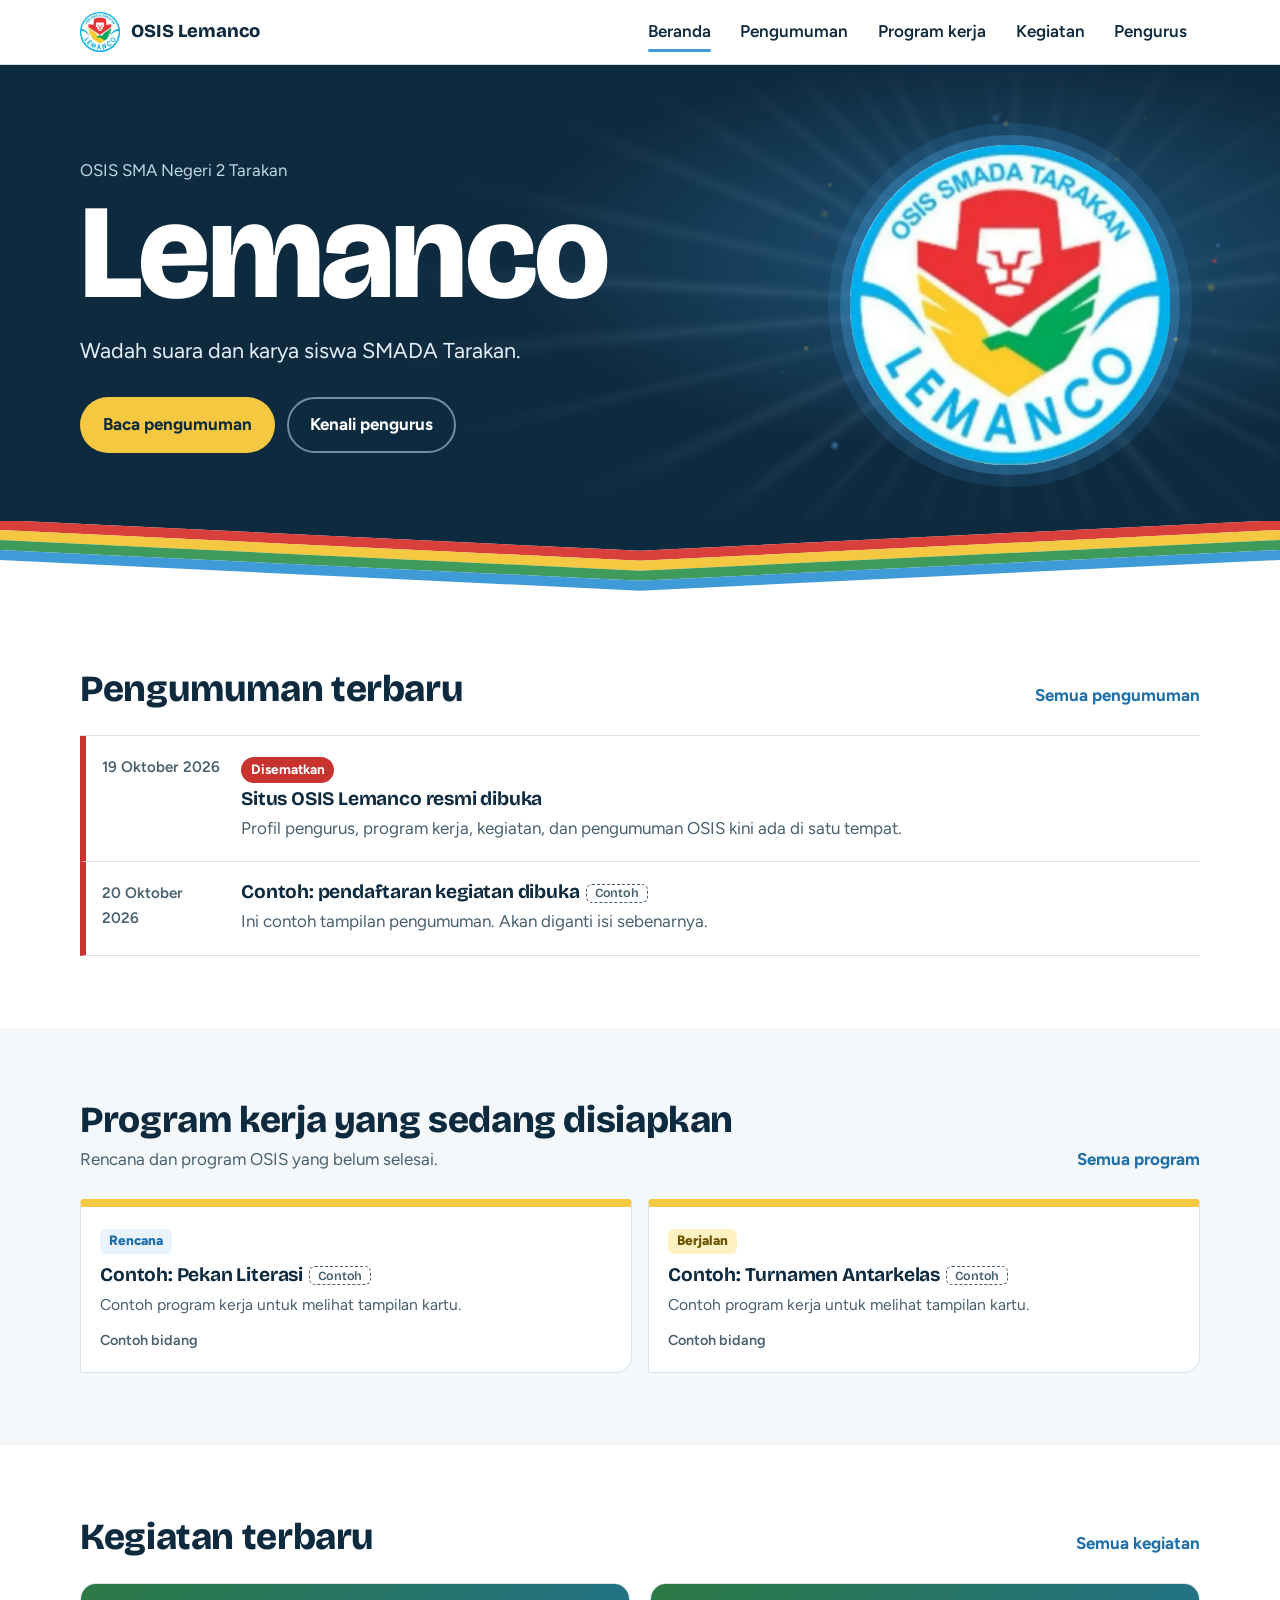
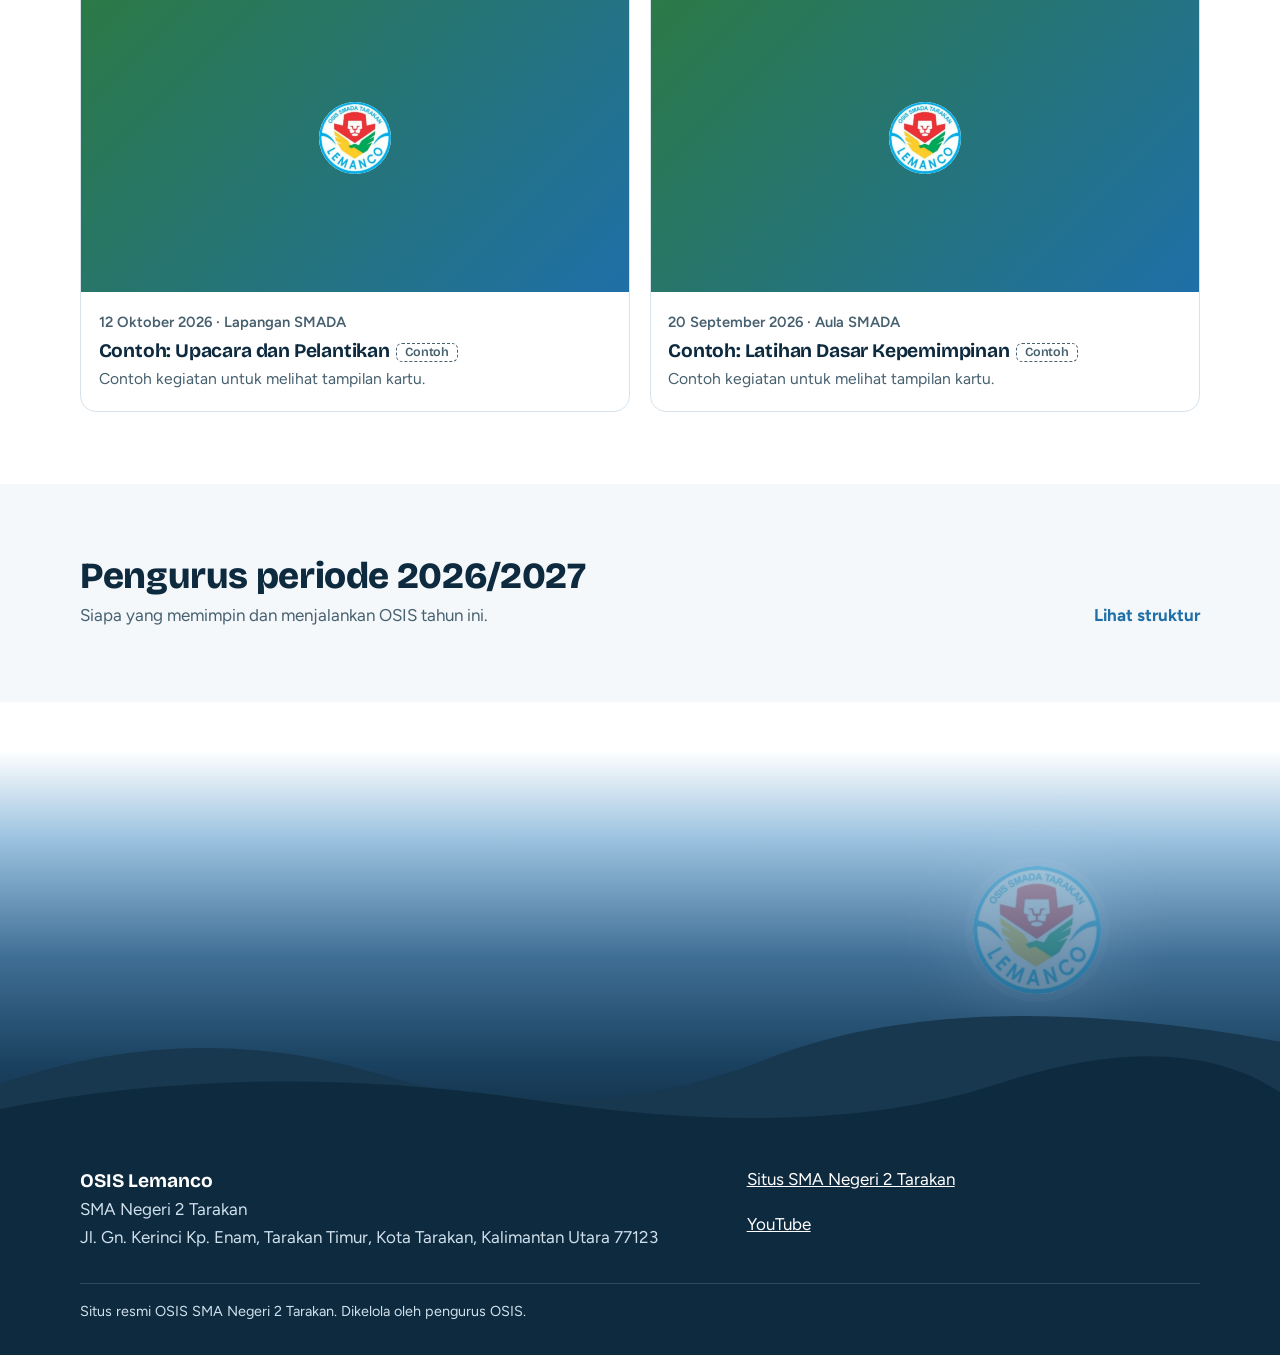
<file: index.html>
<!doctype html>
<html lang="id">
<head>
<meta charset="utf-8">
<meta name="viewport" content="width=device-width,initial-scale=1">
<title>OSIS Lemanco – SMA Negeri 2 Tarakan</title>
<meta name="description" content="Situs resmi OSIS Lemanco SMA Negeri 2 Tarakan: pengurus, program kerja, kegiatan, dan pengumuman.">
<meta name="theme-color" content="#0E2A3F">
<link rel="icon" type="image/png" href="assets/favicon.png">
<link rel="apple-touch-icon" href="assets/apple-touch-icon.png">
<meta property="og:title" content="OSIS Lemanco – SMA Negeri 2 Tarakan">
<meta property="og:description" content="Situs resmi OSIS Lemanco SMA Negeri 2 Tarakan: pengurus, program kerja, kegiatan, dan pengumuman.">
<meta property="og:image" content="https://osislemanco-sman2trk.github.io/assets/logo.png">
<link rel="preconnect" href="https://fonts.googleapis.com">
<link rel="preconnect" href="https://fonts.gstatic.com" crossorigin>
<link href="https://fonts.googleapis.com/css2?family=Bricolage+Grotesque:opsz,wght@12..96,700;12..96,800&family=Figtree:wght@400;600;700&display=swap" rel="stylesheet">
<link rel="stylesheet" href="css/style.css">
</head>
<body data-page="index">
<a class="skip" href="#main">Langsung ke isi</a>
<header id="site-header"></header>
<main id="main">
<section class="hero is-prep" id="hero"><div class="wrap">
<div><small class="hero-in" style="--hd:0ms">OSIS SMA Negeri 2 Tarakan</small><h1 class="hero-in" style="--hd:120ms">Lemanco</h1>
<p class="lead hero-in" style="--hd:260ms">Wadah suara dan karya siswa SMADA Tarakan.</p>
<div class="hero-cta hero-in" style="--hd:380ms"><a class="btn btn-yellow" href="pengumuman.html">Baca pengumuman</a><a class="btn btn-ghost" href="pengurus.html">Kenali pengurus</a></div></div>
<div class="hero-logo hero-in" style="--hd:200ms"><img src="assets/logo.png" alt="Logo OSIS Lemanco SMADA Tarakan" width="320" height="320"></div>
</div></section>
<svg class="vband" viewBox="0 0 100 10" preserveAspectRatio="none" aria-hidden="true"><polygon points="0,0 100,0 50,4" fill="#0E2A3F"/><polygon points="0,0 50,4 100,0 100,1.3 50,5.3 0,1.3" fill="#D9403B"/><polygon points="0,1.3 50,5.3 100,1.3 100,2.6 50,6.6 0,2.6" fill="#F5C842"/><polygon points="0,2.6 50,6.6 100,2.6 100,3.9 50,7.9 0,3.9" fill="#3F9B5B"/><polygon points="0,3.9 50,7.9 100,3.9 100,5.2 50,9.2 0,5.2" fill="#3F9AD8"/></svg>
<section class="section cat-red"><div class="wrap">
<div class="section-head"><div><h2>Pengumuman terbaru</h2></div><a class="more" href="pengumuman.html">Semua pengumuman</a></div>
<ul class="ann-list" id="home-ann"></ul></div></section>
<section class="section alt cat-yellow"><div class="wrap">
<div class="section-head"><div><h2>Program kerja yang sedang disiapkan</h2><p>Rencana dan program OSIS yang belum selesai.</p></div><a class="more" href="program.html">Semua program</a></div>
<div class="prog-grid" id="home-prog"></div></div></section>
<section class="section cat-green"><div class="wrap">
<div class="section-head"><div><h2>Kegiatan terbaru</h2></div><a class="more" href="kegiatan.html">Semua kegiatan</a></div>
<div class="keg-grid" id="home-keg"></div></div></section>
<section class="section alt cat-sky"><div class="wrap">
<div class="section-head solo"><div><h2>Pengurus periode <span id="home-period"></span></h2><p>Siapa yang memimpin dan menjalankan OSIS tahun ini.</p></div><a class="more" href="pengurus.html">Lihat struktur</a></div></div></section>
</main>
<footer id="site-footer"></footer>
<script src="js/app.js"></script>
<script src="js/hero-light.js" defer></script>
<script src="js/night.js" defer></script>
</body>
</html>
</file>
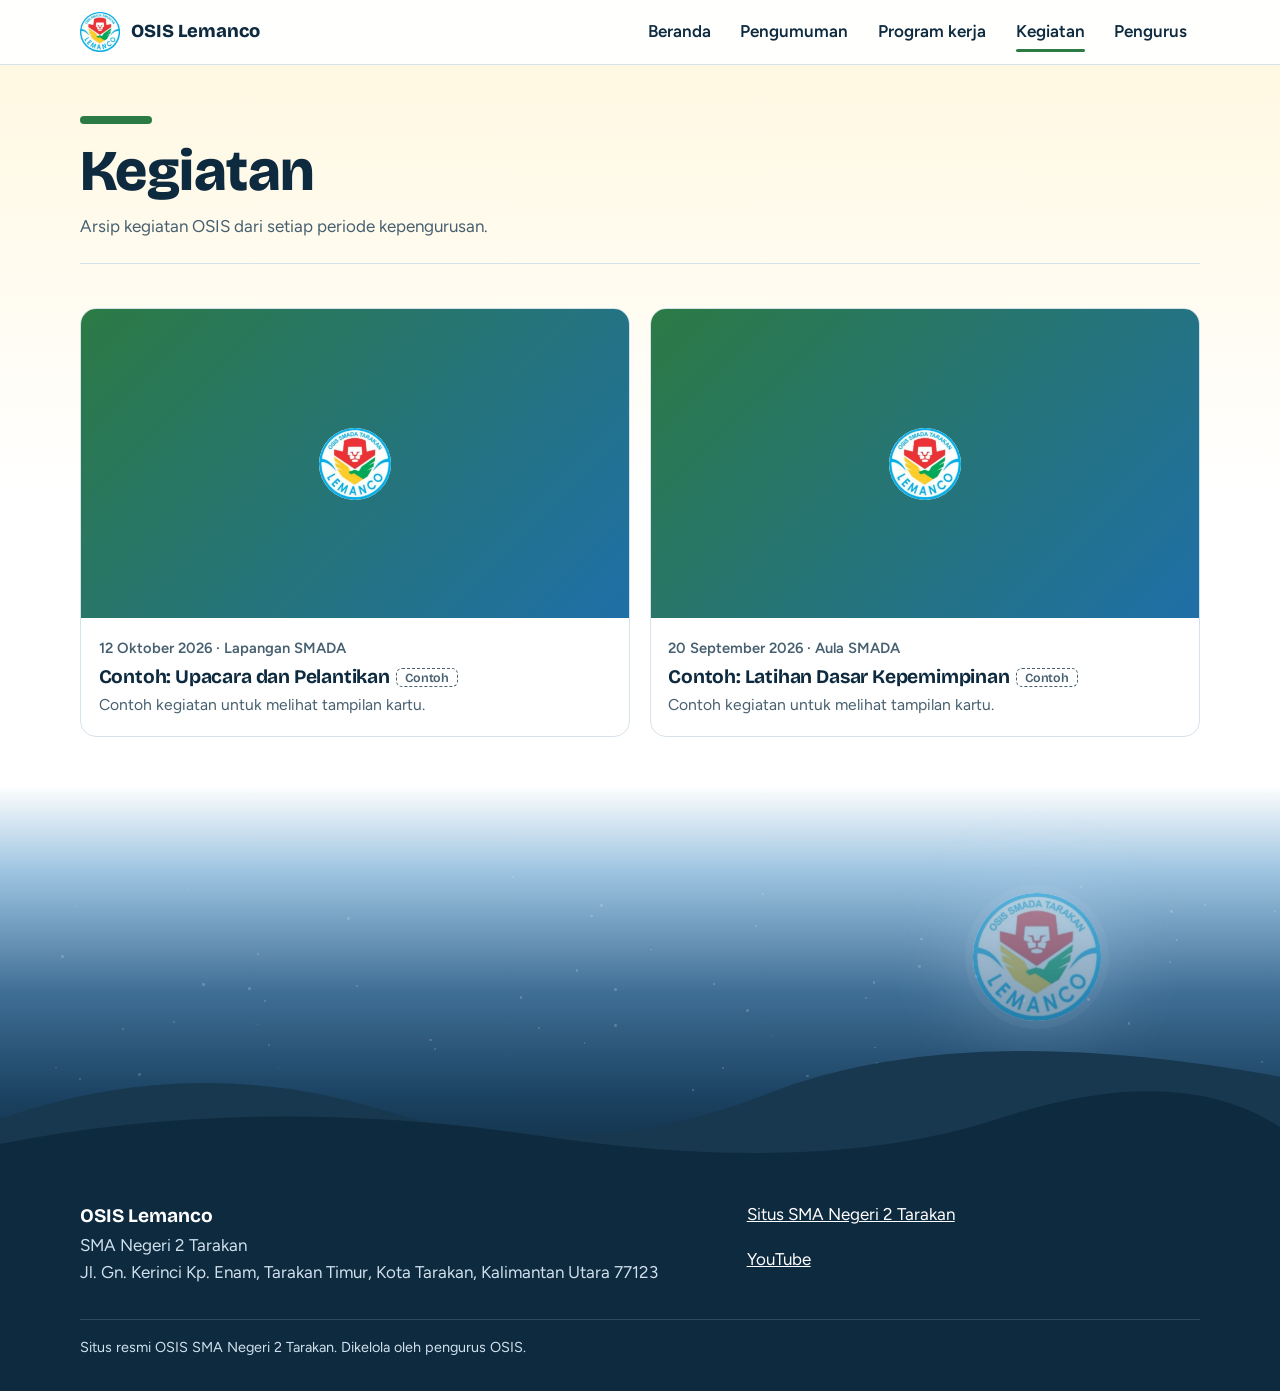
<file: kegiatan.html>
<!doctype html>
<html lang="id">
<head>
<meta charset="utf-8">
<meta name="viewport" content="width=device-width,initial-scale=1">
<title>Kegiatan – OSIS Lemanco</title>
<meta name="description" content="Dokumentasi kegiatan OSIS Lemanco SMA Negeri 2 Tarakan.">
<meta name="theme-color" content="#0E2A3F">
<link rel="icon" type="image/png" href="assets/favicon.png">
<link rel="apple-touch-icon" href="assets/apple-touch-icon.png">
<meta property="og:title" content="Kegiatan – OSIS Lemanco">
<meta property="og:description" content="Dokumentasi kegiatan OSIS Lemanco SMA Negeri 2 Tarakan.">
<meta property="og:image" content="https://osislemanco-sman2trk.github.io/assets/logo.png">
<link rel="preconnect" href="https://fonts.googleapis.com">
<link rel="preconnect" href="https://fonts.gstatic.com" crossorigin>
<link href="https://fonts.googleapis.com/css2?family=Bricolage+Grotesque:opsz,wght@12..96,700;12..96,800&family=Figtree:wght@400;600;700&display=swap" rel="stylesheet">
<link rel="stylesheet" href="css/style.css">
</head>
<body data-page="kegiatan">
<a class="skip" href="#main">Langsung ke isi</a>
<header id="site-header"></header>
<main id="main">
<div id="list-view">
<div class="wrap page-title cat-green"><span class="bar"></span><h1>Kegiatan</h1><p>Arsip kegiatan OSIS dari setiap periode kepengurusan.</p></div>
<div class="wrap cat-green"><div class="filters" id="filters"></div><div class="keg-grid" id="grid"></div></div>
</div>
<div id="content"></div>
</main>
<footer id="site-footer"></footer>
<script src="js/app.js"></script>
<script src="js/night.js" defer></script>
</body>
</html>
</file>
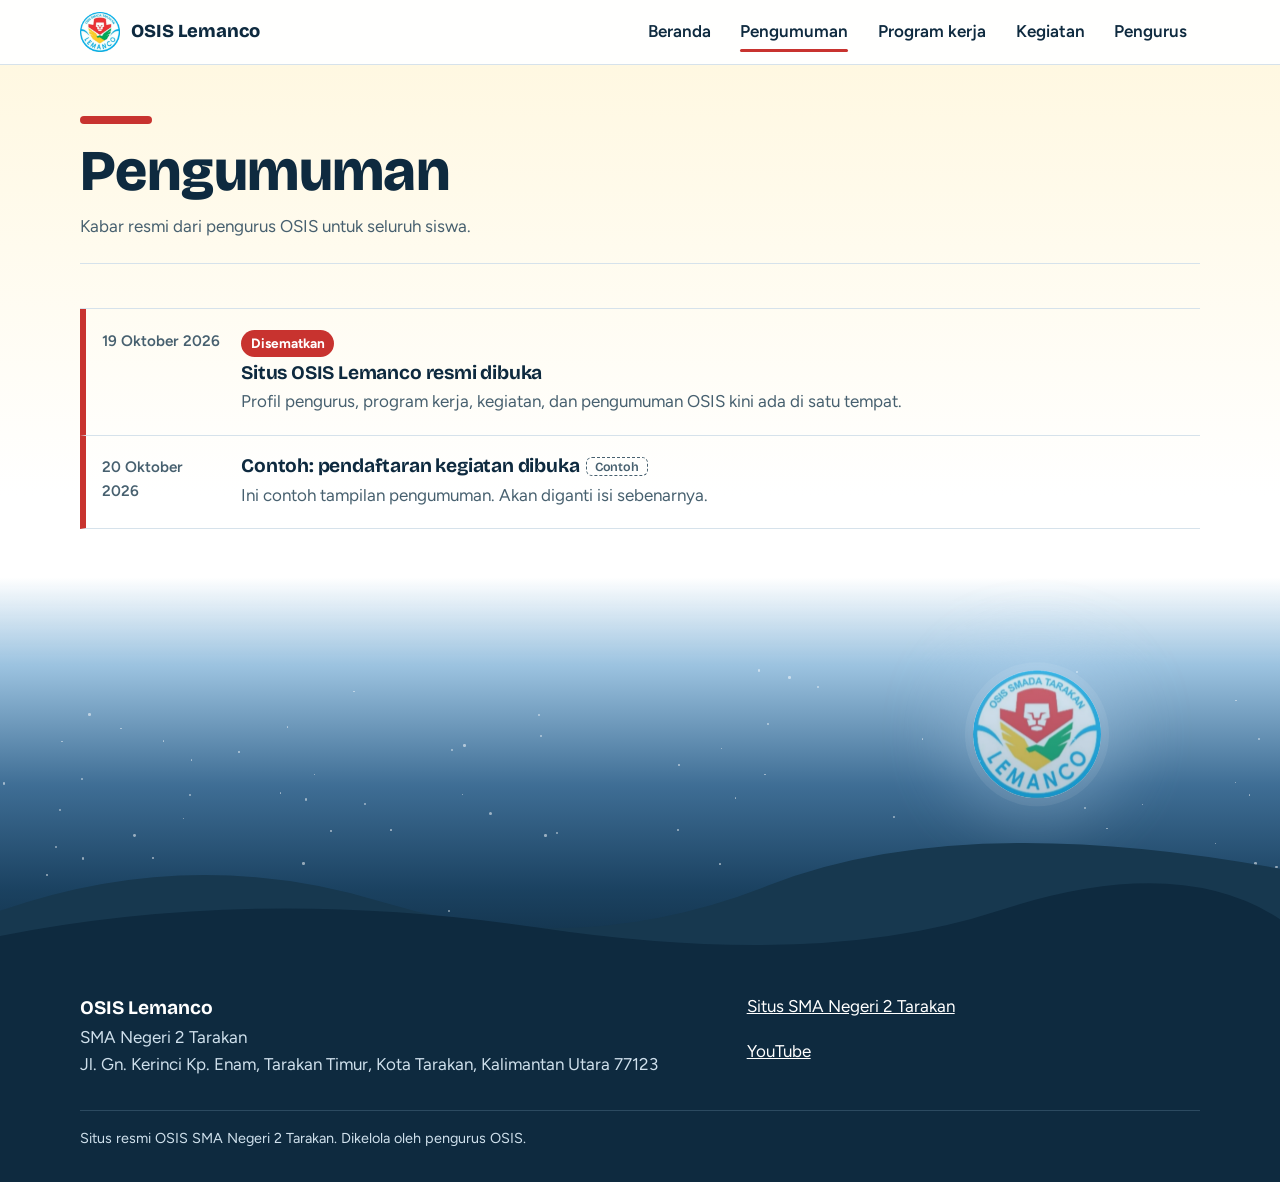
<file: pengumuman.html>
<!doctype html>
<html lang="id">
<head>
<meta charset="utf-8">
<meta name="viewport" content="width=device-width,initial-scale=1">
<title>Pengumuman – OSIS Lemanco</title>
<meta name="description" content="Pengumuman resmi OSIS Lemanco SMA Negeri 2 Tarakan.">
<meta name="theme-color" content="#0E2A3F">
<link rel="icon" type="image/png" href="assets/favicon.png">
<link rel="apple-touch-icon" href="assets/apple-touch-icon.png">
<meta property="og:title" content="Pengumuman – OSIS Lemanco">
<meta property="og:description" content="Pengumuman resmi OSIS Lemanco SMA Negeri 2 Tarakan.">
<meta property="og:image" content="https://osislemanco-sman2trk.github.io/assets/logo.png">
<link rel="preconnect" href="https://fonts.googleapis.com">
<link rel="preconnect" href="https://fonts.gstatic.com" crossorigin>
<link href="https://fonts.googleapis.com/css2?family=Bricolage+Grotesque:opsz,wght@12..96,700;12..96,800&family=Figtree:wght@400;600;700&display=swap" rel="stylesheet">
<link rel="stylesheet" href="css/style.css">
</head>
<body data-page="pengumuman">
<a class="skip" href="#main">Langsung ke isi</a>
<header id="site-header"></header>
<main id="main">
<div id="list-view">
<div class="wrap page-title cat-red"><span class="bar"></span><h1>Pengumuman</h1><p>Kabar resmi dari pengurus OSIS untuk seluruh siswa.</p></div>
<div class="wrap cat-red"><div class="filters" id="filters"></div><ul class="ann-list" id="list"></ul></div>
</div>
<div id="content"></div>
</main>
<footer id="site-footer"></footer>
<script src="js/app.js"></script>
<script src="js/night.js" defer></script>
</body>
</html>
</file>
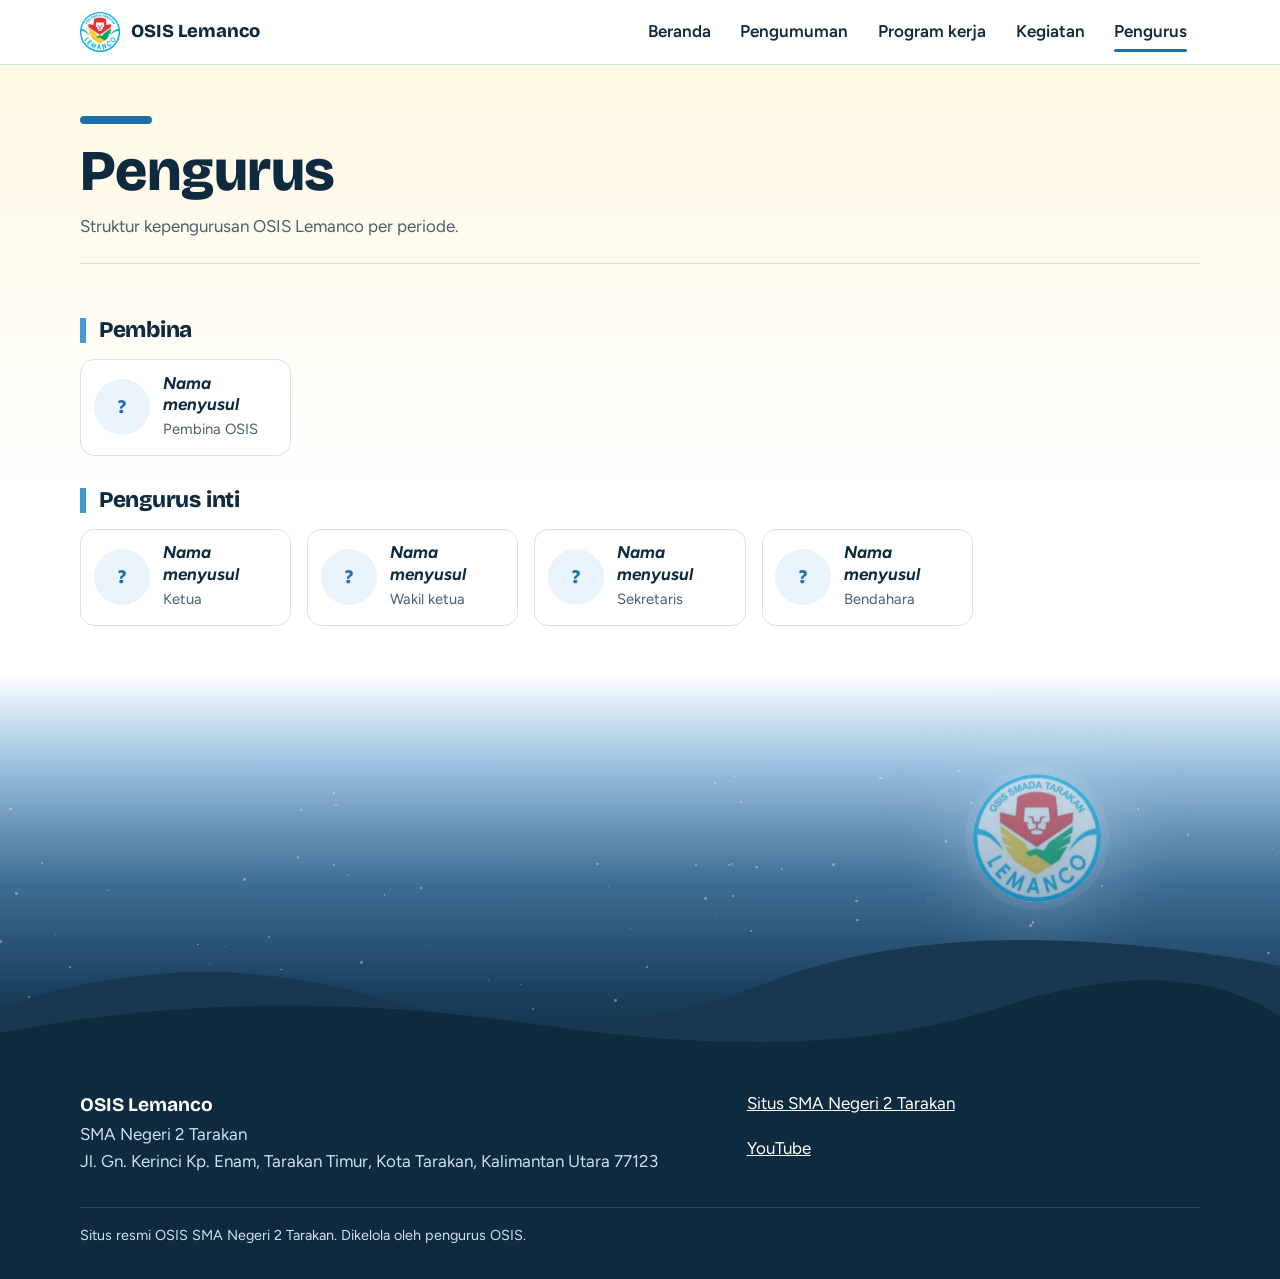
<file: pengurus.html>
<!doctype html>
<html lang="id">
<head>
<meta charset="utf-8">
<meta name="viewport" content="width=device-width,initial-scale=1">
<title>Pengurus – OSIS Lemanco</title>
<meta name="description" content="Profil dan struktur pengurus OSIS Lemanco SMA Negeri 2 Tarakan.">
<meta name="theme-color" content="#0E2A3F">
<link rel="icon" type="image/png" href="assets/favicon.png">
<link rel="apple-touch-icon" href="assets/apple-touch-icon.png">
<meta property="og:title" content="Pengurus – OSIS Lemanco">
<meta property="og:description" content="Profil dan struktur pengurus OSIS Lemanco SMA Negeri 2 Tarakan.">
<meta property="og:image" content="https://osislemanco-sman2trk.github.io/assets/logo.png">
<link rel="preconnect" href="https://fonts.googleapis.com">
<link rel="preconnect" href="https://fonts.gstatic.com" crossorigin>
<link href="https://fonts.googleapis.com/css2?family=Bricolage+Grotesque:opsz,wght@12..96,700;12..96,800&family=Figtree:wght@400;600;700&display=swap" rel="stylesheet">
<link rel="stylesheet" href="css/style.css">
</head>
<body data-page="pengurus">
<a class="skip" href="#main">Langsung ke isi</a>
<header id="site-header"></header>
<main id="main">
<div class="wrap page-title cat-sky"><span class="bar"></span><h1>Pengurus</h1><p>Struktur kepengurusan OSIS Lemanco per periode.</p></div>
<div class="wrap cat-sky"><div class="filters" id="filters"></div><div id="groups"></div></div>
</main>
<footer id="site-footer"></footer>
<script src="js/app.js"></script>
<script src="js/night.js" defer></script>
</body>
</html>
</file>
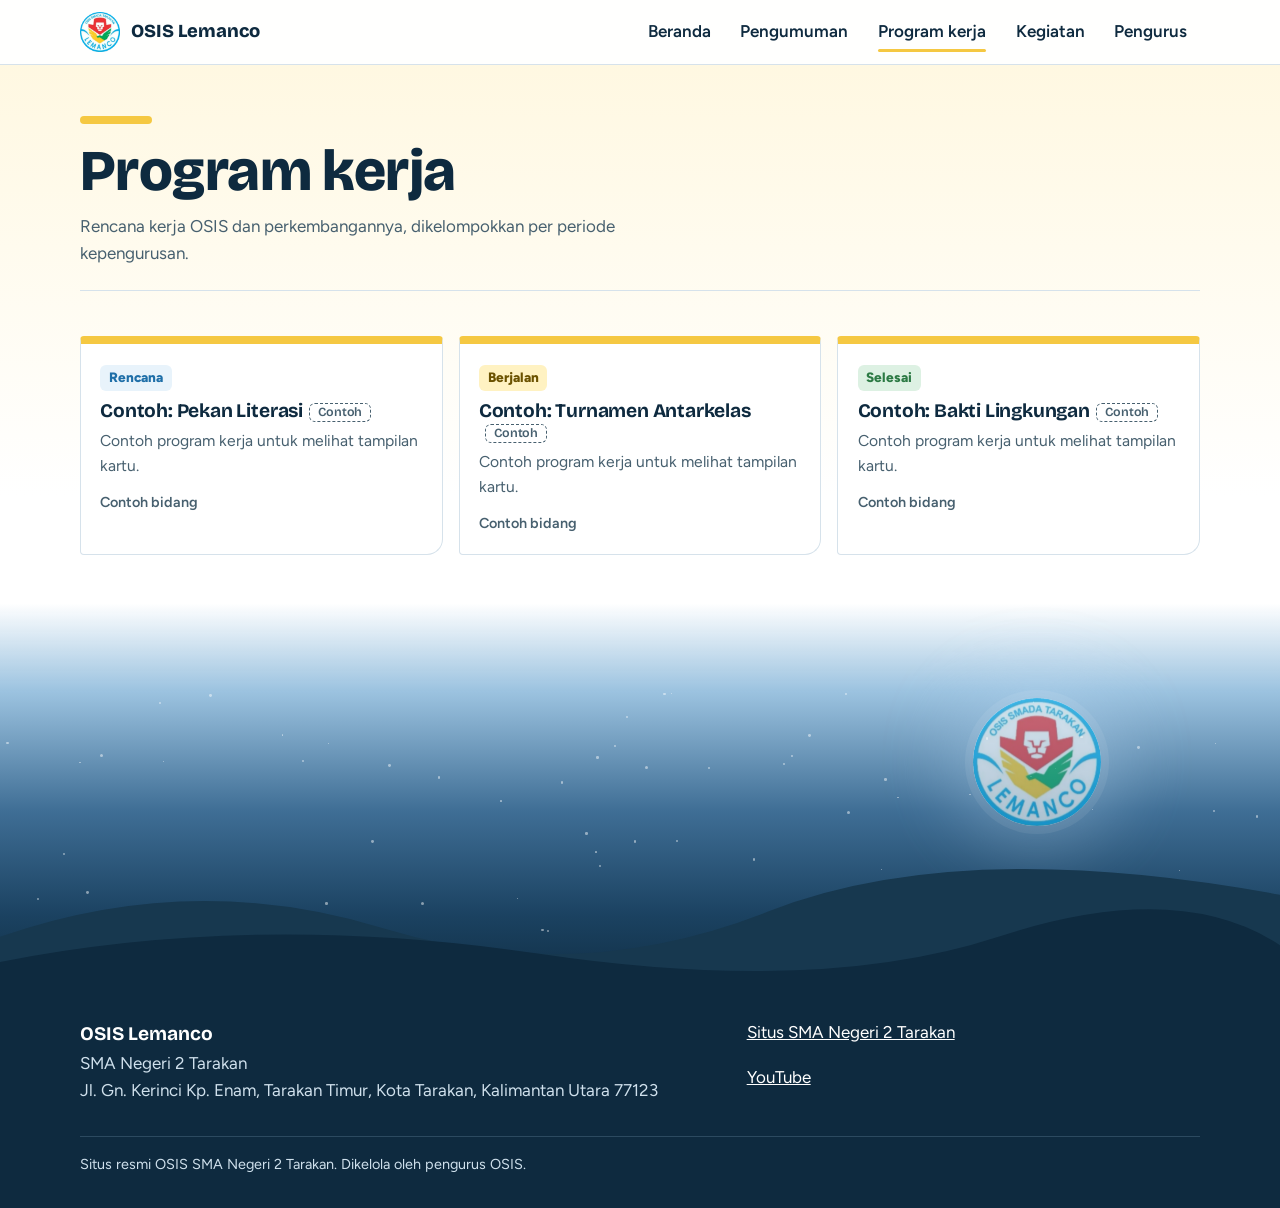
<file: program.html>
<!doctype html>
<html lang="id">
<head>
<meta charset="utf-8">
<meta name="viewport" content="width=device-width,initial-scale=1">
<title>Program kerja – OSIS Lemanco</title>
<meta name="description" content="Program kerja OSIS Lemanco SMA Negeri 2 Tarakan per periode.">
<meta name="theme-color" content="#0E2A3F">
<link rel="icon" type="image/png" href="assets/favicon.png">
<link rel="apple-touch-icon" href="assets/apple-touch-icon.png">
<meta property="og:title" content="Program kerja – OSIS Lemanco">
<meta property="og:description" content="Program kerja OSIS Lemanco SMA Negeri 2 Tarakan per periode.">
<meta property="og:image" content="https://osislemanco-sman2trk.github.io/assets/logo.png">
<link rel="preconnect" href="https://fonts.googleapis.com">
<link rel="preconnect" href="https://fonts.gstatic.com" crossorigin>
<link href="https://fonts.googleapis.com/css2?family=Bricolage+Grotesque:opsz,wght@12..96,700;12..96,800&family=Figtree:wght@400;600;700&display=swap" rel="stylesheet">
<link rel="stylesheet" href="css/style.css">
</head>
<body data-page="program">
<a class="skip" href="#main">Langsung ke isi</a>
<header id="site-header"></header>
<main id="main">
<div class="wrap page-title cat-yellow"><span class="bar"></span><h1>Program kerja</h1><p>Rencana kerja OSIS dan perkembangannya, dikelompokkan per periode kepengurusan.</p></div>
<div class="wrap cat-yellow"><div class="filters" id="filters"></div><div class="prog-grid" id="grid"></div></div>
</main>
<footer id="site-footer"></footer>
<script src="js/app.js"></script>
<script src="js/night.js" defer></script>
</body>
</html>
</file>
<file: css/style.css>
:root{
  --ink:#0E2A3F; --ink-2:#47606F; --sky:#3F9AD8; --sky-deep:#1F6FA8; --sky-soft:#E8F3FB;
  --red:#C8332F; --yellow:#F5C842; --green:#2C7A44; --paper:#fff; --mist:#F4F8FB; --line:#D6E2EB;
  --f-display:'Bricolage Grotesque','Avenir Next','Segoe UI',system-ui,sans-serif;
  --f-body:'Figtree','Avenir Next','Segoe UI',system-ui,sans-serif;
  --wrap:1120px;
}
*{box-sizing:border-box}
html{scroll-behavior:smooth}
body{margin:0;font-family:var(--f-body);font-size:1.0625rem;line-height:1.6;color:var(--ink);background:var(--paper);-webkit-text-size-adjust:100%}
img{max-width:100%;display:block}
a{color:var(--sky-deep)}
:focus-visible{outline:3px solid var(--yellow);outline-offset:3px;border-radius:4px}
.wrap{width:min(var(--wrap),100% - 2rem);margin-inline:auto}
h1,h2,h3{font-family:var(--f-display);line-height:1.1;margin:0;letter-spacing:-.01em}
h2{font-size:clamp(1.6rem,3.4vw,2.3rem);font-weight:800}
h3{font-size:1.2rem;font-weight:700}
p{margin:0}
.skip{position:absolute;left:-999px;top:0;background:var(--yellow);color:var(--ink);padding:.6rem 1rem;z-index:100}
.skip:focus{left:0}

/* header */
.site-header{position:sticky;top:0;z-index:50;background:rgba(255,255,255,.96);border-bottom:1px solid var(--line);backdrop-filter:blur(6px)}
.site-header .wrap{display:flex;align-items:center;gap:1rem;min-height:64px}
.brand{display:flex;align-items:center;gap:.7rem;text-decoration:none;color:var(--ink);font-family:var(--f-display);font-weight:800;font-size:1.15rem}
.brand img{width:40px;height:40px}
.nav{margin-left:auto;display:flex;gap:.25rem}
.nav a{position:relative;padding:.5rem .8rem;text-decoration:none;color:var(--ink);font-weight:600;border-radius:8px}
.nav a:hover{background:var(--mist)}
.nav a[aria-current="page"]::after{content:"";position:absolute;left:.8rem;right:.8rem;bottom:2px;height:3px;border-radius:3px;background:var(--cat,var(--sky))}
.menu-btn{display:none;margin-left:auto;background:none;border:1px solid var(--line);border-radius:10px;padding:.45rem .7rem;font:inherit;font-weight:600;color:var(--ink)}
@media(max-width:760px){
  .menu-btn{display:block}
  .nav{display:none;position:absolute;top:64px;left:0;right:0;background:#fff;border-bottom:1px solid var(--line);flex-direction:column;padding:.5rem 1rem 1rem;margin:0}
  .nav.is-open{display:flex}
  .nav a{padding:.8rem .6rem}
}

/* hero */
.hero{position:relative;isolation:isolate;overflow:hidden;background:radial-gradient(55% 62% at 78% 42%,rgba(63,154,216,.38),rgba(63,154,216,0) 70%),var(--ink);color:#fff;padding:clamp(2.5rem,7vw,5rem) 0 clamp(2rem,5vw,3.5rem)}
.hero .wrap{display:grid;grid-template-columns:1.3fr .7fr;gap:2rem;align-items:center}
.hero small{display:block;font-size:1.05rem;color:#BFD6E6;margin-bottom:.6rem}
.hero h1{font-size:clamp(3.4rem,13vw,8.4rem);font-weight:800;line-height:.9;letter-spacing:-.02em}
.hero p.lead{font-size:clamp(1.1rem,2.2vw,1.35rem);max-width:36ch;margin-top:1.2rem;color:#E4EEF5}
.hero-logo{justify-self:center;width:min(100%,320px);aspect-ratio:1;border-radius:50%;background:#fff;box-shadow:0 0 0 10px rgba(63,154,216,.35),0 0 0 22px rgba(63,154,216,.15)}
.hero-logo img{width:100%;height:100%}
.hero-cta{display:flex;flex-wrap:wrap;gap:.8rem;margin-top:1.8rem}
.btn{display:inline-block;padding:.8rem 1.3rem;border-radius:999px;font-weight:700;text-decoration:none;border:2px solid transparent}
.btn-yellow{background:var(--yellow);color:var(--ink)}
.btn-yellow:hover{background:#ffd95e}
.btn-ghost{border-color:#6F8EA5;color:#fff}
.btn-ghost:hover{background:rgba(255,255,255,.1)}
.vband{display:block;width:100%;height:clamp(36px,6vw,84px);margin-top:-1px}
@media(max-width:760px){.hero .wrap{grid-template-columns:1fr}.hero-logo{width:190px;order:-1;justify-self:start;margin:22px 0 14px 22px}}

/* sections */
.section{padding:clamp(2.5rem,6vw,4.5rem) 0}
.section.alt{background:var(--mist)}
.section-head{display:flex;align-items:end;justify-content:space-between;gap:1rem;margin-bottom:1.6rem;flex-wrap:wrap}
.section-head.solo{margin-bottom:0}
.section-head p{color:var(--ink-2);max-width:46ch;margin-top:.4rem}
.more{font-weight:700;text-decoration:none}
.more:hover{text-decoration:underline}
.page-title{padding:clamp(2rem,5vw,3.2rem) 0 1.4rem;border-bottom:1px solid var(--line)}
.page-title h1{font-size:clamp(2.2rem,6vw,3.6rem);font-weight:800}
.page-title p{margin-top:.6rem;color:var(--ink-2);max-width:52ch}
.page-title .bar{display:block;width:72px;height:8px;border-radius:8px;background:var(--cat,var(--sky));margin-bottom:1rem}

.chip{display:inline-block;padding:.15rem .6rem;border-radius:999px;font-size:.85rem;font-weight:700;background:var(--cat,var(--sky));color:#fff}
.chip.on-yellow{color:var(--ink)}
.sample{display:inline-block;margin-left:.4rem;padding:.1rem .5rem;border:1px dashed var(--ink-2);border-radius:6px;font-size:.78rem;color:var(--ink-2);vertical-align:middle;font-weight:600}
.cat-red{--cat:var(--red)}.cat-yellow{--cat:var(--yellow)}.cat-green{--cat:var(--green)}.cat-sky{--cat:var(--sky-deep)}

/* announcement list */
.ann-list{list-style:none;margin:0;padding:0;border-top:1px solid var(--line)}
.ann{display:grid;grid-template-columns:120px 1fr;gap:1.2rem;padding:1.2rem 0 1.2rem 1rem;border-bottom:1px solid var(--line);border-left:6px solid var(--red);margin-left:0}
.ann time{color:var(--ink-2);font-weight:600;font-size:.95rem}
.ann h3 a{color:var(--ink);text-decoration:none}
.ann h3 a:hover{text-decoration:underline}
.ann p{color:var(--ink-2);margin-top:.35rem;max-width:62ch}
.ann .pin{display:inline-block;margin-bottom:.3rem}
@media(max-width:600px){.ann{grid-template-columns:1fr;gap:.3rem}}

/* programs */
.prog-grid{display:grid;grid-template-columns:repeat(auto-fit,minmax(240px,1fr));gap:1rem}
.prog{background:#fff;border:1px solid var(--line);border-top:8px solid var(--yellow);border-radius:4px 4px 16px 4px;padding:1.2rem}
.prog h3{margin:.6rem 0 .4rem}
.prog p{color:var(--ink-2);font-size:.98rem}
.prog .meta{margin-top:.8rem;font-size:.9rem;font-weight:600;color:var(--ink-2)}
.status{display:inline-block;font-weight:800;font-size:.85rem;padding:.12rem .55rem;border-radius:6px;background:var(--sky-soft);color:var(--sky-deep)}
.status.berjalan{background:#FFF2C2;color:#6B5200}
.status.selesai{background:#DDF1E3;color:var(--green)}

/* kegiatan */
.keg-grid{display:grid;grid-template-columns:repeat(auto-fit,minmax(260px,1fr));gap:1.2rem}
.keg{display:flex;flex-direction:column;background:#fff;border-radius:16px;overflow:hidden;border:1px solid var(--line);text-decoration:none;color:inherit}
.keg:hover{border-color:var(--green)}
.keg .cover{aspect-ratio:16/9;background:linear-gradient(135deg,var(--green),var(--sky-deep));display:grid;place-items:center}
.keg .cover img{width:100%;height:100%;object-fit:cover}
.keg .cover img.ph{width:72px;height:72px;object-fit:contain;background:#fff;border-radius:50%}
.keg .body{padding:1rem 1.1rem 1.2rem}
.keg time{font-size:.92rem;color:var(--ink-2);font-weight:600}
.keg h3{margin:.3rem 0 .3rem}
.keg p{color:var(--ink-2);font-size:.98rem}

/* filter */
.filters{display:flex;flex-wrap:wrap;gap:.5rem;margin:1.4rem 0}
.filters button{font:inherit;font-weight:600;border:1.5px solid var(--line);background:#fff;color:var(--ink);padding:.4rem .9rem;border-radius:999px;cursor:pointer}
.filters button[aria-pressed="true"]{background:var(--ink);border-color:var(--ink);color:#fff}

/* pengurus */
.group{margin-top:2rem}
.group h2{font-size:1.4rem;margin-bottom:1rem;padding-left:.8rem;border-left:6px solid var(--sky)}
.people{display:grid;grid-template-columns:repeat(auto-fill,minmax(200px,1fr));gap:1rem}
.person{display:flex;gap:.8rem;align-items:center;padding:.8rem;border:1px solid var(--line);border-radius:14px;background:#fff}
.avatar{flex:none;width:56px;height:56px;border-radius:50%;background:var(--sky-soft);color:var(--sky-deep);display:grid;place-items:center;font-family:var(--f-display);font-weight:800;font-size:1.2rem;overflow:hidden}
.avatar img{width:100%;height:100%;object-fit:cover}
.person strong{display:block;line-height:1.25}
.person span{font-size:.92rem;color:var(--ink-2)}
.person .empty{font-style:italic}

/* article */
.article{max-width:68ch;padding:2rem 0 4rem}
.article h1{font-size:clamp(2rem,5vw,3rem);font-weight:800;margin:.6rem 0 .5rem}
.article time{color:var(--ink-2);font-weight:600}
.article .text p{margin-top:1.1rem}
.back{display:inline-block;margin-top:1.5rem;font-weight:700}

.empty-state{padding:2rem;border:2px dashed var(--line);border-radius:16px;color:var(--ink-2);text-align:center}

/* footer */
.site-footer{background:var(--ink);color:#CFE0EC;padding:1rem 0 2rem;margin-top:0}
.site-footer .wrap{display:grid;grid-template-columns:1.4fr 1fr;gap:2rem}
.site-footer a{color:#fff}
.site-footer strong{font-family:var(--f-display);font-size:1.2rem;color:#fff}
.site-footer ul{list-style:none;margin:0;padding:0;display:grid;gap:.3rem}
.site-footer .legal{grid-column:1/-1;border-top:1px solid #2C4A60;padding-top:1rem;font-size:.9rem}
@media(max-width:700px){.site-footer .wrap{grid-template-columns:1fr}}
.is-filtered-out{display:none !important}
@media(prefers-reduced-motion:reduce){html{scroll-behavior:auto}}

/* cahaya hero (js/hero-light.js) */
.hero .wrap{position:relative}
.hero-rays{position:absolute;inset:0;z-index:-1;pointer-events:none;mix-blend-mode:screen;filter:blur(3px);opacity:.8;animation:rays-sway 28s ease-in-out infinite alternate}
.hero-dust{position:absolute;inset:0;width:100%;height:100%;z-index:-1;pointer-events:none}
@keyframes rays-sway{from{transform:rotate(-.8deg);opacity:.7}to{transform:rotate(.8deg);opacity:.9}}
.hero-logo{animation:none}
.hero.is-ready .hero-logo{animation:rise-in 900ms cubic-bezier(.2,.7,.2,1) both,float-soft 7s ease-in-out 1s infinite alternate;animation-delay:var(--hd,0ms),1s}
.hero.is-prep .hero-in{opacity:0}
.hero.is-ready .hero-in{animation:rise-in 900ms cubic-bezier(.2,.7,.2,1) both;animation-delay:var(--hd,0ms)}
@keyframes rise-in{from{opacity:0;transform:translateY(18px)}to{opacity:1;transform:none}}
@keyframes float-soft{from{translate:0 0}to{translate:0 -10px}}

/* perjalanan waktu halaman (js/night.js) */
.journey-tint{position:fixed;inset:0;z-index:-1;pointer-events:none}
.journey-morning{background:linear-gradient(180deg,#FFF7DD 0%,#FFFFFF 55%);opacity:calc(1 - var(--journey,0) * 1.2)}
.journey-evening{background:linear-gradient(180deg,#FFFFFF 40%,#DCEBF7 100%);opacity:calc(var(--journey,0) * .95)}

/* langit malam di atas footer */
.night{position:relative;height:clamp(240px,40vw,400px);margin-top:3rem;overflow:hidden;background:linear-gradient(180deg,rgba(255,255,255,0) 0%,#9CC3E0 22%,#3F6E95 52%,#1B4261 78%,#0E2A3F 100%)}
.stars{position:absolute;inset:0;opacity:var(--night,1)}
.stars i{position:absolute;border-radius:50%;background:#fff;animation:twinkle 4s ease-in-out infinite}
@keyframes twinkle{0%,100%{opacity:.95}50%{opacity:.25}}
.night-moon{position:absolute;right:clamp(1rem,14%,12rem);top:18%;width:clamp(84px,12vw,128px);aspect-ratio:1;opacity:calc(.25 + var(--night,1) * .75);transform:translateY(calc((1 - var(--night,1)) * 44px))}
.night-moon img{width:100%;height:100%;border-radius:50%;background:#fff;box-shadow:0 0 0 8px rgba(255,255,255,.12),0 0 70px 22px rgba(190,222,248,.5)}
.hills{position:absolute;left:0;right:0;bottom:-1px;width:100%;height:42%;display:block}
@media(prefers-reduced-motion:reduce){
  .hero-rays,.hero.is-ready .hero-logo,.stars i{animation:none}
  .hero.is-prep .hero-in{opacity:1}
  .hero.is-ready .hero-in{animation:none}
  .hero.is-ready .hero-logo{animation:none}
}
</file>
